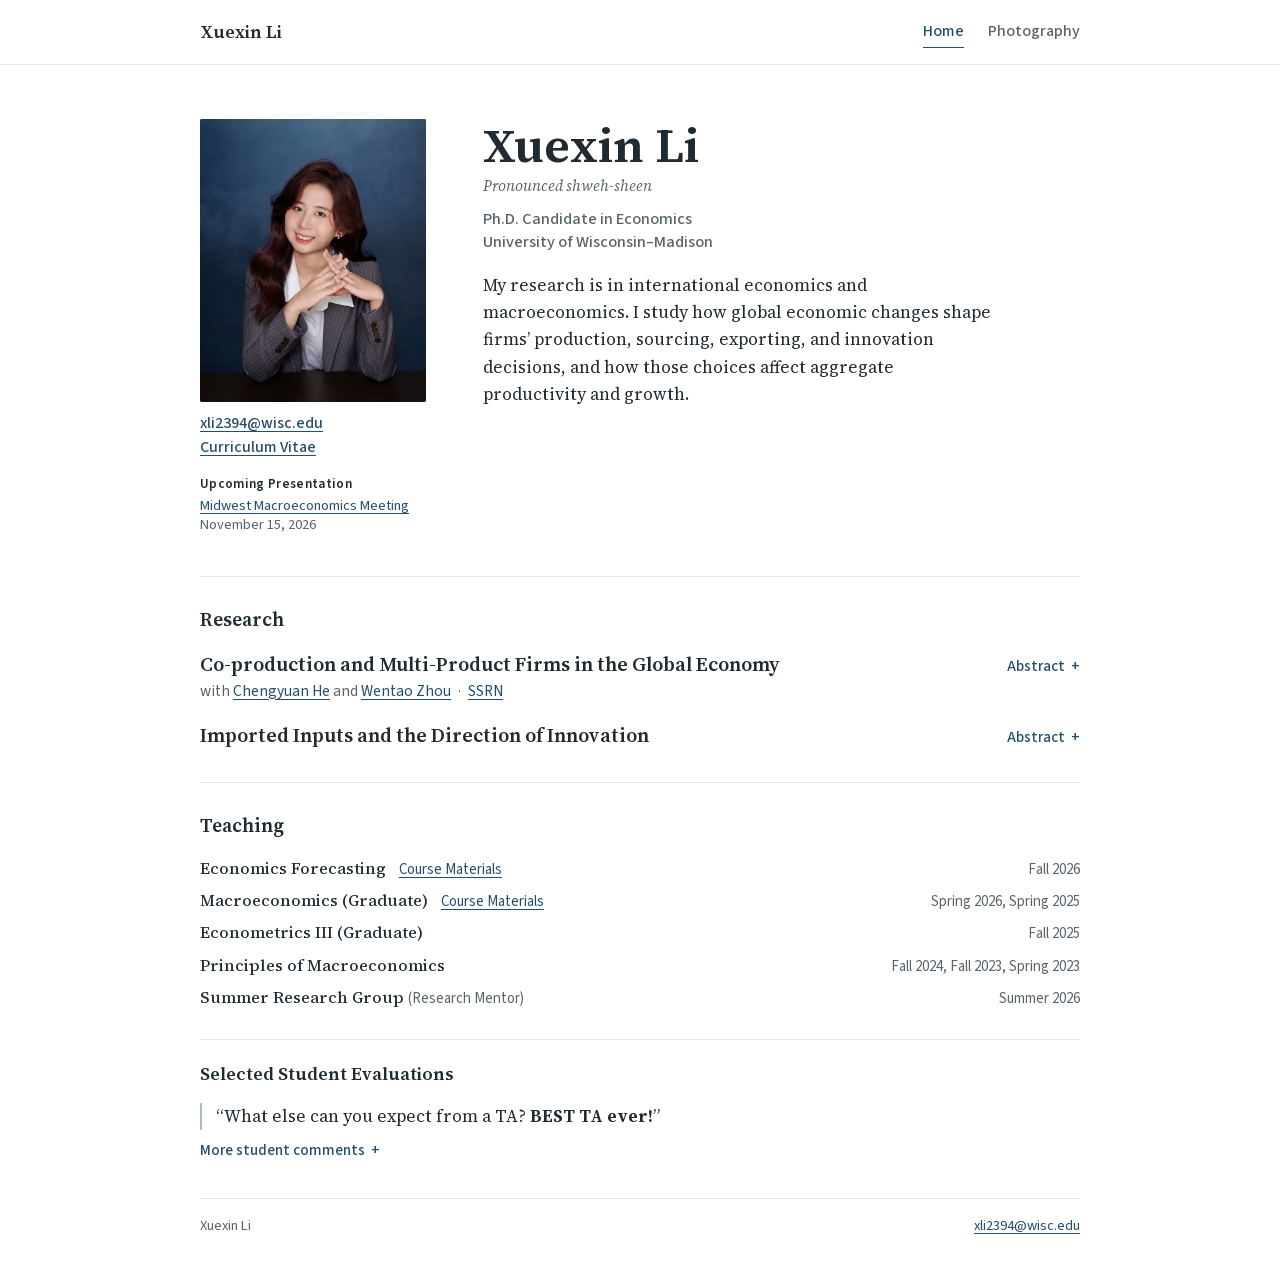
<file: index.html>
<!doctype html>
<html lang="en">
<head>
  <meta charset="utf-8">
  <meta name="viewport" content="width=device-width, initial-scale=1">
  <meta name="description" content="Xuexin Li, Ph.D. Candidate in Economics at the University of Wisconsin–Madison. Research in international economics and macroeconomics.">
  <title>Xuexin Li | Economics</title>
  <link rel="icon" href="assets/favicon.svg" type="image/svg+xml">
  <link rel="stylesheet" href="assets/site.css">
</head>
<body>
  <a class="skip-link" href="#main">Skip to content</a>
  <header class="site-header">
    <div class="wrap site-bar">
      <a class="site-name" href="index.html">Xuexin Li</a>
      <nav aria-label="Primary">
        <a href="index.html" aria-current="page">Home</a>
        <a href="photography.html">Photography</a>
      </nav>
    </div>
  </header>

  <main id="main" class="wrap">
    <section class="intro" aria-labelledby="name">
      <div class="portrait-panel">
        <div class="portrait">
          <img src="assets/images/xuexin-li.jpg" alt="Portrait of Xuexin Li" fetchpriority="high">
        </div>
        <div class="profile-links">
          <p><a href="mailto:xli2394@wisc.edu">xli2394@wisc.edu</a></p>
          <p><a href="files/xuexin-li-cv.pdf">Curriculum Vitae</a></p>
        </div>
      </div>
      <div class="intro-copy">
        <h1 id="name">Xuexin Li</h1>
        <p style="margin-top: .2rem; color: var(--muted); font: italic 400 .95rem/1.4 var(--serif);">Pronounced shweh-sheen</p>
        <p class="affiliation">Ph.D. Candidate in Economics<br>University of Wisconsin–Madison</p>
        <p class="bio">My research is in international economics and macroeconomics. I study how global economic changes shape firms’ production, sourcing, exporting, and innovation decisions, and how those choices affect aggregate productivity and growth.</p>
      </div>
      <div class="intro-notes">
        <h2>Upcoming Presentation</h2>
        <p><a href="https://editorialexpress.com/conference/F26MMM/program/F26MMM.html">Midwest Macroeconomics Meeting</a><br><time datetime="2026-11-15">November 15, 2026</time></p>
      </div>
    </section>

    <section class="page-section" aria-labelledby="research">
      <h2 id="research">Research</h2>
      <article class="paper">
        <details class="paper-abstract">
          <summary>
            <span class="paper-title">Co-production and Multi-Product Firms in the Global Economy</span>
            <span class="disclosure-label">Abstract <span class="toggle-symbol" aria-hidden="true"></span></span>
          </summary>
          <div class="paper-body">
            <p>World trade is dominated by firms that sell multiple products to multiple destinations. We show that expenditure on shared, non-rival inputs links product and destination choices and propagates trade shocks within these firms. Using Chinese customs data, we find that firms more exposed to the textile and apparel quota removal establish new export relationships for untreated products and destinations, mainly by introducing new products into existing markets. Lower prices and higher quantities in continuing untreated relationships suggest firm-wide cost reductions. We develop a multi-product multi-destination exporter model with product-specific competencies, heterogeneous product–destination demand, and non-rival shared inputs that lower marginal costs within firm. Heterogeneous demand induces firms to allocate products toward destinations where demand is strongest, while product expansion raises the return to shared-input expenditure, which in turn supports further expansion. Quantitatively, shared-input expenditure amplifies foreign consumption gains from quota removal and propagates U.S. tariff shocks to third markets. Subsidizing shared-input expenditure in China further increases consumption gains abroad.</p>
            <h3>Presentations</h3>
            <ul class="presentations">
              <li>Midwest International Trade &amp; Theory Conference · Fall 2026</li>
              <li><a href="https://editorialexpress.com/conference/F26MMM/program/F26MMM.html">Midwest Macroeconomics Meeting</a> · November 15, 2026 (scheduled)</li>
            </ul>
          </div>
        </details>
        <p class="paper-meta">with <a href="https://www.chengyuanhe.info/">Chengyuan He</a> and <a href="https://sites.google.com/view/wentao-madison/home">Wentao Zhou</a> <span class="meta-divider" aria-hidden="true">·</span> <a href="https://papers.ssrn.com/sol3/papers.cfm?abstract_id=7195040">SSRN</a></p>
      </article>
      <article class="paper">
        <details class="paper-abstract">
          <summary>
            <span class="paper-title">Imported Inputs and the Direction of Innovation</span>
            <span class="disclosure-label">Abstract <span class="toggle-symbol" aria-hidden="true"></span></span>
          </summary>
          <div class="paper-body">
            <p>How does access to imported inputs change what firms innovate? Using linked production, customs, and patent data for Chinese manufacturers, I classify independent patent claims as product or process innovations. After firms begin importing, they patent more, cite more inventions from their source countries in related technology fields, and shift toward product innovation. In a dynamic model, imported inputs lower innovation costs, and new products expand firm scope and raise the returns to later process innovation. Policy counterfactuals show that higher trade costs disproportionately reduce the gains from importing for mid-productivity firms that both import and innovate.</p>
            <h3>Presentations</h3>
            <ul class="presentations">
              <li>Midwest International Trade &amp; Theory Conference · Spring 2026</li>
              <li>Minnesota–Wisconsin International-Macro Student Workshop · Fall 2026</li>
            </ul>
          </div>
        </details>
      </article>
    </section>

    <section class="page-section teaching" aria-labelledby="teaching">
      <h2 id="teaching">Teaching</h2>
      <ul class="course-list">
        <li class="course-line">
          <span class="course-name">Economics Forecasting
            <span class="course-links">
              <a href="handouts.html#economics-forecasting" aria-label="Economics Forecasting course materials">Course Materials</a>
            </span>
          </span>
          <span class="term">Fall 2026</span>
        </li>
        <li class="course-line">
          <span class="course-name">Macroeconomics (Graduate)
            <span class="course-links">
              <a href="handouts.html#graduate-macroeconomics" aria-label="Graduate Macroeconomics course materials for Spring 2025">Course Materials</a>
            </span>
          </span>
          <span class="term">Spring 2026, Spring 2025</span>
        </li>
        <li class="course-line">
          <span class="course-name">Econometrics III (Graduate)</span>
          <span class="term">Fall 2025</span>
        </li>
        <li class="course-line">
          <span class="course-name">Principles of Macroeconomics</span>
          <span class="term">Fall 2024, Fall 2023, Spring 2023</span>
        </li>
        <li class="course-line">
          <span class="course-name">Summer Research Group <span class="course-role">(Research Mentor)</span></span>
          <span class="term">Summer 2026</span>
        </li>
      </ul>

      <div id="evaluations" class="evaluations">
        <h3>Selected Student Evaluations</h3>
        <blockquote class="lead-quote"><p>“What else can you expect from a TA? <strong>BEST TA ever!</strong>”</p></blockquote>
        <details class="evaluation-list">
          <summary class="disclosure-label">More student comments <span class="toggle-symbol" aria-hidden="true"></span></summary>
          <div class="quotes">
            <blockquote><p>“Xuexin is the best TA I've ever met. She's understanding and empathetic, showing compassion for all students' difficulties.”</p></blockquote>
            <blockquote><p>“Her presentation was exceptionally clear and well‑structured, guiding us smoothly through each topic and highlighting the key takeaways.”</p></blockquote>
            <blockquote><p>“Xuexin is great, very diligent and responsive, her handouts are well organized and helpful.”</p></blockquote>
            <blockquote><p>“Thank you for being so supportive, Xuexin!”</p></blockquote>
            <blockquote><p>“Perfect!!! I will choose a course if she is the ta!”</p></blockquote>
          </div>
        </details>
      </div>
    </section>
  </main>

  <footer class="wrap site-footer">
    <span>Xuexin Li</span>
    <a href="mailto:xli2394@wisc.edu">xli2394@wisc.edu</a>
  </footer>
<!-- Cloudflare Web Analytics --><script type='module' src='https://static.cloudflareinsights.com/beacon.min.js' data-cf-beacon='{"token": "5313879dcc1e405bae5ac2c92db6cdc5"}'></script><!-- End Cloudflare Web Analytics -->
</body>
</html>
</file>
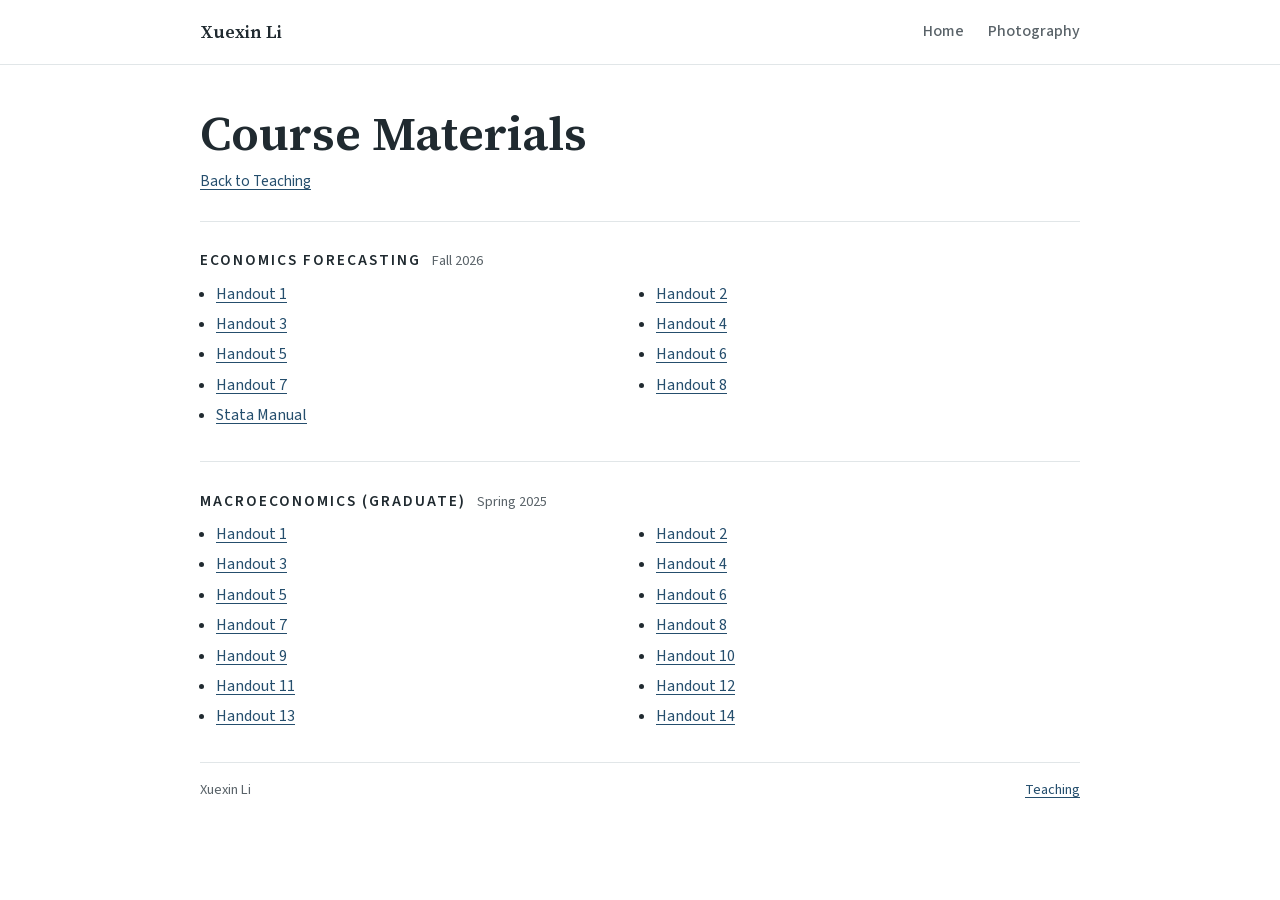
<file: handouts.html>
<!doctype html>
<html lang="en">
<head>
  <meta charset="utf-8">
  <meta name="viewport" content="width=device-width, initial-scale=1">
  <meta name="description" content="Course materials by Xuexin Li, including Economics Forecasting handouts, a Stata manual, and graduate Macroeconomics handouts.">
  <title>Course Materials | Xuexin Li</title>
  <link rel="icon" href="assets/favicon.svg" type="image/svg+xml">
  <link rel="stylesheet" href="assets/site.css">
</head>
<body>
  <a class="skip-link" href="#main">Skip to content</a>
  <header class="site-header">
    <div class="wrap site-bar">
      <a class="site-name" href="index.html">Xuexin Li</a>
      <nav aria-label="Primary">
        <a href="index.html">Home</a>
        <a href="photography.html">Photography</a>
      </nav>
    </div>
  </header>

  <main id="main" class="wrap">
    <header class="handout-intro">
      <h1>Course Materials</h1>
      <p><a href="index.html#teaching">Back to Teaching</a></p>
    </header>

    <section id="economics-forecasting" class="page-section handout-section" aria-labelledby="forecasting-title">
      <h2 id="forecasting-title">Economics Forecasting <span class="handout-term">Fall 2026</span></h2>
      <ul class="handouts">
        <li><a href="files/econ460/econ460-handout-01.pdf">Handout 1</a></li>
        <li><a href="files/econ460/econ460-handout-02.pdf">Handout 2</a></li>
        <li><a href="files/econ460/econ460-handout-03.pdf">Handout 3</a></li>
        <li><a href="files/econ460/econ460-handout-04.pdf">Handout 4</a></li>
        <li><a href="files/econ460/econ460-handout-05.pdf">Handout 5</a></li>
        <li><a href="files/econ460/econ460-handout-06.pdf">Handout 6</a></li>
        <li><a href="files/econ460/econ460-handout-07.pdf">Handout 7</a></li>
        <li><a href="files/econ460/econ460-handout-08.pdf">Handout 8</a></li>
        <li><a href="files/econ460/stata-manual.pdf">Stata Manual</a></li>
      </ul>
    </section>

    <section id="graduate-macroeconomics" class="page-section handout-section" aria-labelledby="macro-title">
      <h2 id="macro-title">Macroeconomics (Graduate) <span class="handout-term">Spring 2025</span></h2>
      <ul class="handouts">
        <li><a href="files/econ702/econ702-handout-01.pdf">Handout 1</a></li>
        <li><a href="files/econ702/econ702-handout-02.pdf">Handout 2</a></li>
        <li><a href="files/econ702/econ702-handout-03.pdf">Handout 3</a></li>
        <li><a href="files/econ702/econ702-handout-04.pdf">Handout 4</a></li>
        <li><a href="files/econ702/econ702-handout-05.pdf">Handout 5</a></li>
        <li><a href="files/econ702/econ702-handout-06.pdf">Handout 6</a></li>
        <li><a href="files/econ702/econ702-handout-07.pdf">Handout 7</a></li>
        <li><a href="files/econ702/econ702-handout-08-midterm-review.pdf">Handout 8</a></li>
        <li><a href="files/econ702/econ702-handout-09.pdf">Handout 9</a></li>
        <li><a href="files/econ702/econ702-handout-10.pdf">Handout 10</a></li>
        <li><a href="files/econ702/econ702-handout-11.pdf">Handout 11</a></li>
        <li><a href="files/econ702/econ702-handout-12.pdf">Handout 12</a></li>
        <li><a href="files/econ702/econ702-handout-13.pdf">Handout 13</a></li>
        <li><a href="files/econ702/econ702-handout-14-final-review.pdf">Handout 14</a></li>
      </ul>
    </section>
  </main>

  <footer class="wrap site-footer">
    <span>Xuexin Li</span>
    <a href="index.html#teaching">Teaching</a>
  </footer>
<!-- Cloudflare Web Analytics --><script type='module' src='https://static.cloudflareinsights.com/beacon.min.js' data-cf-beacon='{"token": "5313879dcc1e405bae5ac2c92db6cdc5"}'></script><!-- End Cloudflare Web Analytics -->
</body>
</html>
</file>
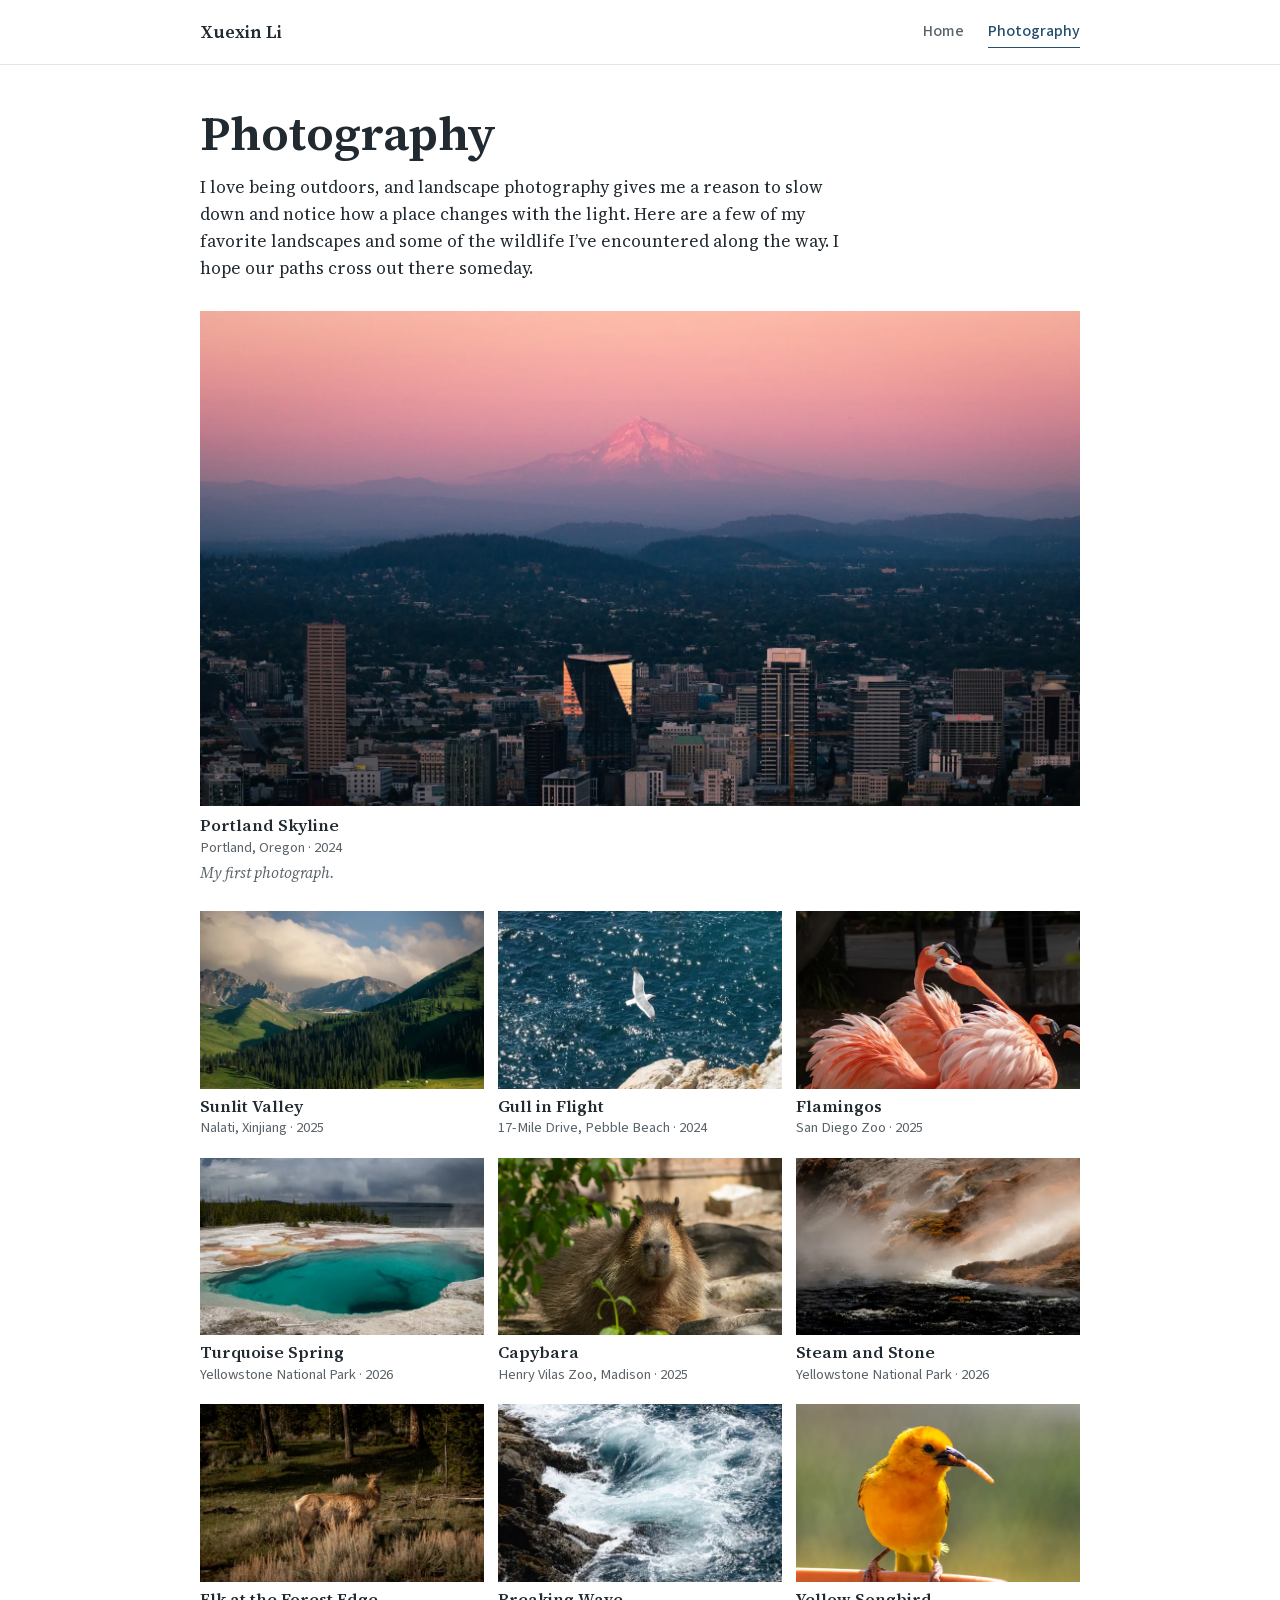
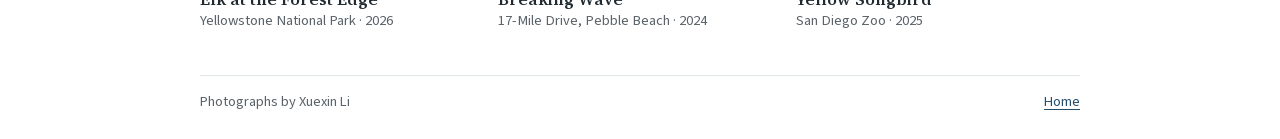
<file: photography.html>
<!doctype html>
<html lang="en">
<head>
  <meta charset="utf-8">
  <meta name="viewport" content="width=device-width, initial-scale=1">
  <meta name="description" content="Landscapes and wildlife photographed by Xuexin Li.">
  <title>Photography | Xuexin Li</title>
  <link rel="icon" href="assets/favicon.svg" type="image/svg+xml">
  <link rel="stylesheet" href="assets/site.css">
  <script src="assets/gallery.js" defer></script>
</head>
<body>
  <a class="skip-link" href="#main">Skip to content</a>
  <header class="site-header">
    <div class="wrap site-bar">
      <a class="site-name" href="index.html">Xuexin Li</a>
      <nav aria-label="Primary">
        <a href="index.html">Home</a>
        <a href="photography.html" aria-current="page">Photography</a>
      </nav>
    </div>
  </header>

  <main id="main" class="wrap photo-page">
    <header class="photo-intro">
      <h1>Photography</h1>
      <p>I love being outdoors, and landscape photography gives me a reason to slow down and notice how a place changes with the light. Here are a few of my favorite landscapes and some of the wildlife I’ve encountered along the way. I hope our paths cross out there someday.</p>
    </header>

    <figure class="featured-photo">
      <img src="assets/images/skyline-portland-oregon-2024.webp" width="1800" height="1013" alt="Portland’s skyline beneath a pink sky, with a snowy peak in the distance" fetchpriority="high">
      <figcaption>
        <span class="photo-title">Portland Skyline</span>
        <span class="photo-place">Portland, Oregon · 2024</span>
        <span class="photo-note">My first photograph.</span>
      </figcaption>
    </figure>

    <div class="photo-grid" aria-label="Selected photographs">
      <figure>
        <a href="assets/images/full/valley-nalati-xinjiang-2025.webp" aria-label="Enlarge Sunlit Valley">
          <img src="assets/images/thumb/valley-nalati-xinjiang-2025.webp" width="640" height="360" alt="A sunlit green valley framed by forest and mountain ridges" loading="lazy">
        </a>
        <figcaption><span class="photo-title">Sunlit Valley</span><span class="photo-place">Nalati, Xinjiang · 2025</span></figcaption>
      </figure>
      <figure>
        <a href="assets/images/full/gull-17-mile-drive-2024.webp" aria-label="Enlarge Gull in Flight">
          <img src="assets/images/thumb/gull-17-mile-drive-2024.webp" width="640" height="360" alt="A white gull gliding over sunlit blue water" loading="lazy">
        </a>
        <figcaption><span class="photo-title">Gull in Flight</span><span class="photo-place">17-Mile Drive, Pebble Beach · 2024</span></figcaption>
      </figure>
      <figure>
        <a href="assets/images/full/flamingos-san-diego-zoo-2025.webp" aria-label="Enlarge Flamingos">
          <img src="assets/images/thumb/flamingos-san-diego-zoo-2025.webp" width="640" height="427" alt="Flamingos with curved necks and bright pink feathers" loading="lazy">
        </a>
        <figcaption><span class="photo-title">Flamingos</span><span class="photo-place">San Diego Zoo · 2025</span></figcaption>
      </figure>
      <figure>
        <a href="assets/images/full/spring-yellowstone-national-park-2026.webp" aria-label="Enlarge Turquoise Spring">
          <img src="assets/images/thumb/spring-yellowstone-national-park-2026.webp" width="640" height="360" alt="A turquoise hot spring with a pale mineral rim under dark clouds" loading="lazy">
        </a>
        <figcaption><span class="photo-title">Turquoise Spring</span><span class="photo-place">Yellowstone National Park · 2026</span></figcaption>
      </figure>
      <figure>
        <a href="assets/images/full/capybara-henry-vilas-zoo-2025.webp" aria-label="Enlarge Capybara">
          <img src="assets/images/thumb/capybara-henry-vilas-zoo-2025.webp" width="640" height="427" alt="A capybara looking toward the camera from behind green leaves" loading="lazy">
        </a>
        <figcaption><span class="photo-title">Capybara</span><span class="photo-place">Henry Vilas Zoo, Madison · 2025</span></figcaption>
      </figure>
      <figure>
        <a href="assets/images/full/steam-yellowstone-national-park-2026.webp" aria-label="Enlarge Steam and Stone">
          <img src="assets/images/thumb/steam-yellowstone-national-park-2026.webp" width="640" height="360" alt="Steam drifting across orange rock and dark water" loading="lazy">
        </a>
        <figcaption><span class="photo-title">Steam and Stone</span><span class="photo-place">Yellowstone National Park · 2026</span></figcaption>
      </figure>
      <figure>
        <a href="assets/images/full/elk-yellowstone-national-park-2026.webp" aria-label="Enlarge Elk at the Forest Edge">
          <img src="assets/images/thumb/elk-yellowstone-national-park-2026.webp" width="640" height="360" alt="An elk standing in sunlit grass at the edge of the woods" loading="lazy">
        </a>
        <figcaption><span class="photo-title">Elk at the Forest Edge</span><span class="photo-place">Yellowstone National Park · 2026</span></figcaption>
      </figure>
      <figure>
        <a href="assets/images/full/wave-17-mile-drive-2024.webp" aria-label="Enlarge Breaking Wave">
          <img src="assets/images/thumb/wave-17-mile-drive-2024.webp" width="640" height="360" alt="A wave breaking over dark coastal rocks" loading="lazy">
        </a>
        <figcaption><span class="photo-title">Breaking Wave</span><span class="photo-place">17-Mile Drive, Pebble Beach · 2024</span></figcaption>
      </figure>
      <figure>
        <a href="assets/images/full/songbird-san-diego-zoo-2025.webp" aria-label="Enlarge Yellow Songbird">
          <img src="assets/images/thumb/songbird-san-diego-zoo-2025.webp" width="640" height="427" alt="A small yellow bird holding an insect in its beak" loading="lazy">
        </a>
        <figcaption><span class="photo-title">Yellow Songbird</span><span class="photo-place">San Diego Zoo · 2025</span></figcaption>
      </figure>
    </div>

    <dialog class="photo-dialog" aria-labelledby="view-title" aria-describedby="view-place">
      <button class="close-photo" type="button" aria-label="Close photograph" autofocus>×</button>
      <figure>
        <img class="enlarged-photo" alt="">
        <figcaption><span id="view-title" class="photo-title"></span><span id="view-place" class="photo-place"></span></figcaption>
      </figure>
    </dialog>
  </main>

  <footer class="wrap site-footer">
    <span>Photographs by Xuexin Li</span>
    <a href="index.html">Home</a>
  </footer>
<!-- Cloudflare Web Analytics --><script type='module' src='https://static.cloudflareinsights.com/beacon.min.js' data-cf-beacon='{"token": "5313879dcc1e405bae5ac2c92db6cdc5"}'></script><!-- End Cloudflare Web Analytics -->
</body>
</html>
</file>
<file: assets/site.css>
@font-face {
  font-family: "Source Serif 4";
  src: url("fonts/source-serif-4-normal.woff2") format("woff2");
  font-weight: 400 700;
  font-style: normal;
  font-display: swap;
}
@font-face {
  font-family: "Source Serif 4";
  src: url("fonts/source-serif-4-italic.woff2") format("woff2");
  font-weight: 400 600;
  font-style: italic;
  font-display: swap;
}
@font-face {
  font-family: "Source Sans 3";
  src: url("fonts/source-sans-3-normal.woff2") format("woff2");
  font-weight: 400 700;
  font-display: swap;
}

:root {
  color-scheme: light;
  --ink: #202a30;
  --muted: #5a6369;
  --accent: #254e6d;
  --rule: #e1e6e8;
  --serif: "Source Serif 4", Georgia, serif;
  --sans: "Source Sans 3", system-ui, sans-serif;
}
*, *::before, *::after { box-sizing: border-box; }
body { margin: 0; background: #fff; color: var(--ink); font: 400 1.0625rem/1.6 var(--serif); }
a { color: var(--accent); text-underline-offset: .19em; }
a:hover { text-decoration-thickness: .1em; }
:focus-visible { outline: 2px solid var(--accent); outline-offset: 4px; }
img { display: block; max-width: 100%; }
figure, p, h1, h2, h3, h4 { margin: 0; }
summary { cursor: pointer; list-style: none; }
summary::-webkit-details-marker { display: none; }

.wrap { width: min(55rem, calc(100% - 3rem)); margin-inline: auto; }
.skip-link { position: absolute; top: .5rem; left: .75rem; z-index: 2; transform: translateY(-150%); background: #fff; padding: .5rem .75rem; }
.skip-link:focus { transform: translateY(0); }
.site-header { border-bottom: 1px solid var(--rule); }
.site-bar { display: flex; justify-content: space-between; align-items: center; gap: 1rem; min-height: 4rem; }
.site-name { font: 600 1.12rem/1.1 var(--serif); color: var(--ink); text-decoration: none; }
nav { display: flex; gap: 1.5rem; align-items: center; font: 500 1rem/1.2 var(--sans); }
nav a { padding-block: .4rem; color: var(--muted); text-decoration: none; border-bottom: 1px solid transparent; }
nav a:hover, nav a[aria-current="page"] { color: var(--accent); border-color: var(--accent); }

h1 {
  font-size: clamp(2rem, 4.9vw, 3rem);
  line-height: 1.1;
  font-weight: 625;
  letter-spacing: normal;
  font-variation-settings: "opsz" 16;
}
.intro { display: grid; grid-template-columns: minmax(0, 14.15rem) minmax(0, 1fr); grid-template-areas: "portrait copy" "notes copy"; gap: 1.05rem clamp(1.75rem, 4.8vw, 3.55rem); align-items: start; padding-block: 3.4rem 2.6rem; }
.portrait-panel { grid-area: portrait; }
.portrait { aspect-ratio: 4 / 5; overflow: hidden; background: #233d52; border-radius: 2px; }
.portrait img { width: 100%; height: 100%; object-fit: cover; object-position: center 58%; }
.intro-copy { grid-area: copy; }
.affiliation { color: var(--muted); font: 500 1.025rem/1.42 var(--sans); margin-top: .7rem; }
.bio { margin-top: 1.1rem; max-width: 32rem; }
.profile-links { display: grid; gap: .16rem; margin-top: .65rem; font: 500 1rem/1.35 var(--sans); }
.intro-notes { grid-area: notes; color: var(--muted); font: 400 .9rem/1.35 var(--sans); }
.intro-notes h2 { color: var(--ink); font: 600 .83rem/1.3 var(--sans); letter-spacing: .025em; margin-bottom: .2rem; }

.page-section { padding-block: 1.85rem 2.1rem; border-top: 1px solid var(--rule); }
.page-section h2 { font: 600 .96rem/1.2 var(--sans); text-transform: uppercase; letter-spacing: .13em; margin-bottom: 1.25rem; }
:is(#research, #teaching) {
  font: 600 1.2rem/1.25 var(--serif);
  text-transform: none;
  letter-spacing: normal;
}
.paper + .paper { margin-top: 1.25rem; }
.paper summary { display: flex; align-items: baseline; justify-content: space-between; gap: .5rem 1rem; }
.paper-title { font-size: 1.25rem; line-height: 1.3; font-weight: 600; color: var(--ink); }
.paper summary:hover .paper-title { color: var(--accent); }
.disclosure-label { color: var(--accent); font: 500 .95rem/1.3 var(--sans); white-space: nowrap; }
.toggle-symbol::before { content: "+"; margin-left: .18em; }
details[open] > summary .toggle-symbol::before { content: "−"; }
.paper-meta { color: var(--muted); margin-top: .25rem; font: 400 .965rem/1.4 var(--sans); }
.meta-divider { margin-inline: .25rem; }
.paper-body { padding-left: 1rem; border-left: 2px solid var(--rule); margin: .75rem 0 .65rem; max-width: 75ch; font-size: 1rem; }
.paper-body h3 { margin-top: .75rem; font: 600 .95rem/1.35 var(--sans); }
.presentations { margin: .2rem 0 0; padding-left: 1rem; font: 400 .95rem/1.5 var(--sans); color: var(--muted); }

.course-list { display: grid; gap: .55rem; list-style: none; margin: 0; padding: 0; }
.course-line { display: flex; justify-content: space-between; align-items: baseline; gap: .16rem 1.25rem; }
.course-name { font-size: 1.015rem; line-height: 1.45; font-weight: 500; }
.course-links, .course-role, .term { font: 400 .925rem/1.35 var(--sans); color: var(--muted); }
.course-links a { margin-left: .55rem; white-space: nowrap; }
.term { text-align: right; flex-shrink: 0; }
.evaluations { margin-top: 1.85rem; padding-top: 1.25rem; border-top: 1px solid var(--rule); }
.evaluations h3 { font-size: 1.13rem; font-weight: 600; }
.lead-quote { border-left: 2px solid #a7bbc8; margin: .85rem 0 .5rem; padding-left: .9rem; font-size: 1.08rem; }
.lead-quote strong { font-weight: 650; }
.evaluation-list summary { width: fit-content; padding-block: .2rem; }
.evaluation-list summary:hover { text-decoration: underline; text-underline-offset: .18em; }
.quotes { max-width: 70ch; }
.quotes blockquote { margin: .65rem 0; padding-left: .9rem; border-left: 2px solid var(--rule); font-size: 1rem; }

.handout-intro { padding-block: 2.65rem 1.75rem; }
.handout-intro p { margin-top: .7rem; font: 400 .95rem/1.4 var(--sans); }
.handout-section { scroll-margin-top: 1rem; }
.handout-section h2 { margin-bottom: .75rem; }
.handout-term { margin-left: .4rem; font: 400 .9rem/1.35 var(--sans); color: var(--muted); letter-spacing: normal; text-transform: none; }
.handouts { display: grid; grid-template-columns: repeat(2, minmax(0, 1fr)); gap: .45rem 1rem; margin: 0; padding-left: 1rem; font: 400 1rem/1.45 var(--sans); }

.photo-intro { padding-block: 2.65rem 1.75rem; max-width: 41rem; }
.photo-intro p { margin-top: .85rem; }
.featured-photo img { width: 100%; height: auto; }
figcaption { display: flex; flex-direction: column; gap: .07rem; margin-top: .45rem; }
.photo-title { font-size: 1.04rem; font-weight: 600; line-height: 1.27; }
.photo-place { color: var(--muted); font: 400 .91rem/1.35 var(--sans); }
.featured-photo figcaption { margin-top: .6rem; }
.photo-note { margin-top: .2rem; color: var(--muted); font: italic 400 .94rem/1.4 var(--serif); }
.photo-grid { display: grid; grid-template-columns: repeat(3, minmax(0, 1fr)); gap: 1.25rem .9rem; margin-block: 1.8rem 2.75rem; }
.photo-grid a { display: block; }
.photo-grid img { aspect-ratio: 16 / 10; width: 100%; height: auto; object-fit: cover; }
.photo-grid a:hover { outline: 1px solid var(--accent); outline-offset: 3px; }
.photo-dialog { width: fit-content; max-width: calc(100% - 2rem); max-height: calc(100dvh - 2rem); padding: 2.45rem .8rem .8rem; border: 0; background: #fff; color: var(--ink); }
.photo-dialog::backdrop { background: rgb(20 29 38 / 85%); }
.enlarged-photo { max-height: calc(100dvh - 8.5rem); width: auto; height: auto; object-fit: contain; }
.close-photo { position: absolute; right: .38rem; top: .18rem; border: none; background: transparent; color: var(--ink); font: 500 1.7rem/1 var(--sans); width: 2.2rem; height: 2.2rem; cursor: pointer; }
.site-footer { display: flex; justify-content: space-between; gap: .6rem 1rem; flex-wrap: wrap; border-top: 1px solid var(--rule); color: var(--muted); padding-block: 1.05rem 1.65rem; font: 400 .9rem/1.4 var(--sans); }

@media (max-width: 650px) {
  .wrap { width: calc(100% - 2rem); }
  .intro { grid-template-columns: minmax(0, 9.2rem) minmax(0, 1fr); gap: 1.15rem 1.2rem; padding-block: 2rem; }
  .photo-grid { grid-template-columns: repeat(2, minmax(0, 1fr)); }
  .photo-intro { padding-top: 2rem; }
}
@media (max-width: 475px) {
  .site-bar { min-height: 3.6rem; }
  nav { gap: .9rem; }
  .intro { grid-template-columns: 1fr; grid-template-areas: "portrait" "copy" "notes"; }
  .portrait { width: 9.2rem; }
  .bio { margin-top: .75rem; }
  .paper summary { flex-wrap: wrap; justify-content: flex-start; gap: .25rem .6rem; }
  .course-line { flex-direction: column; }
  .term { text-align: left; }
  .photo-grid { gap: 1rem .7rem; }
  .photo-place { font-size: .82rem; }
}
</file>
